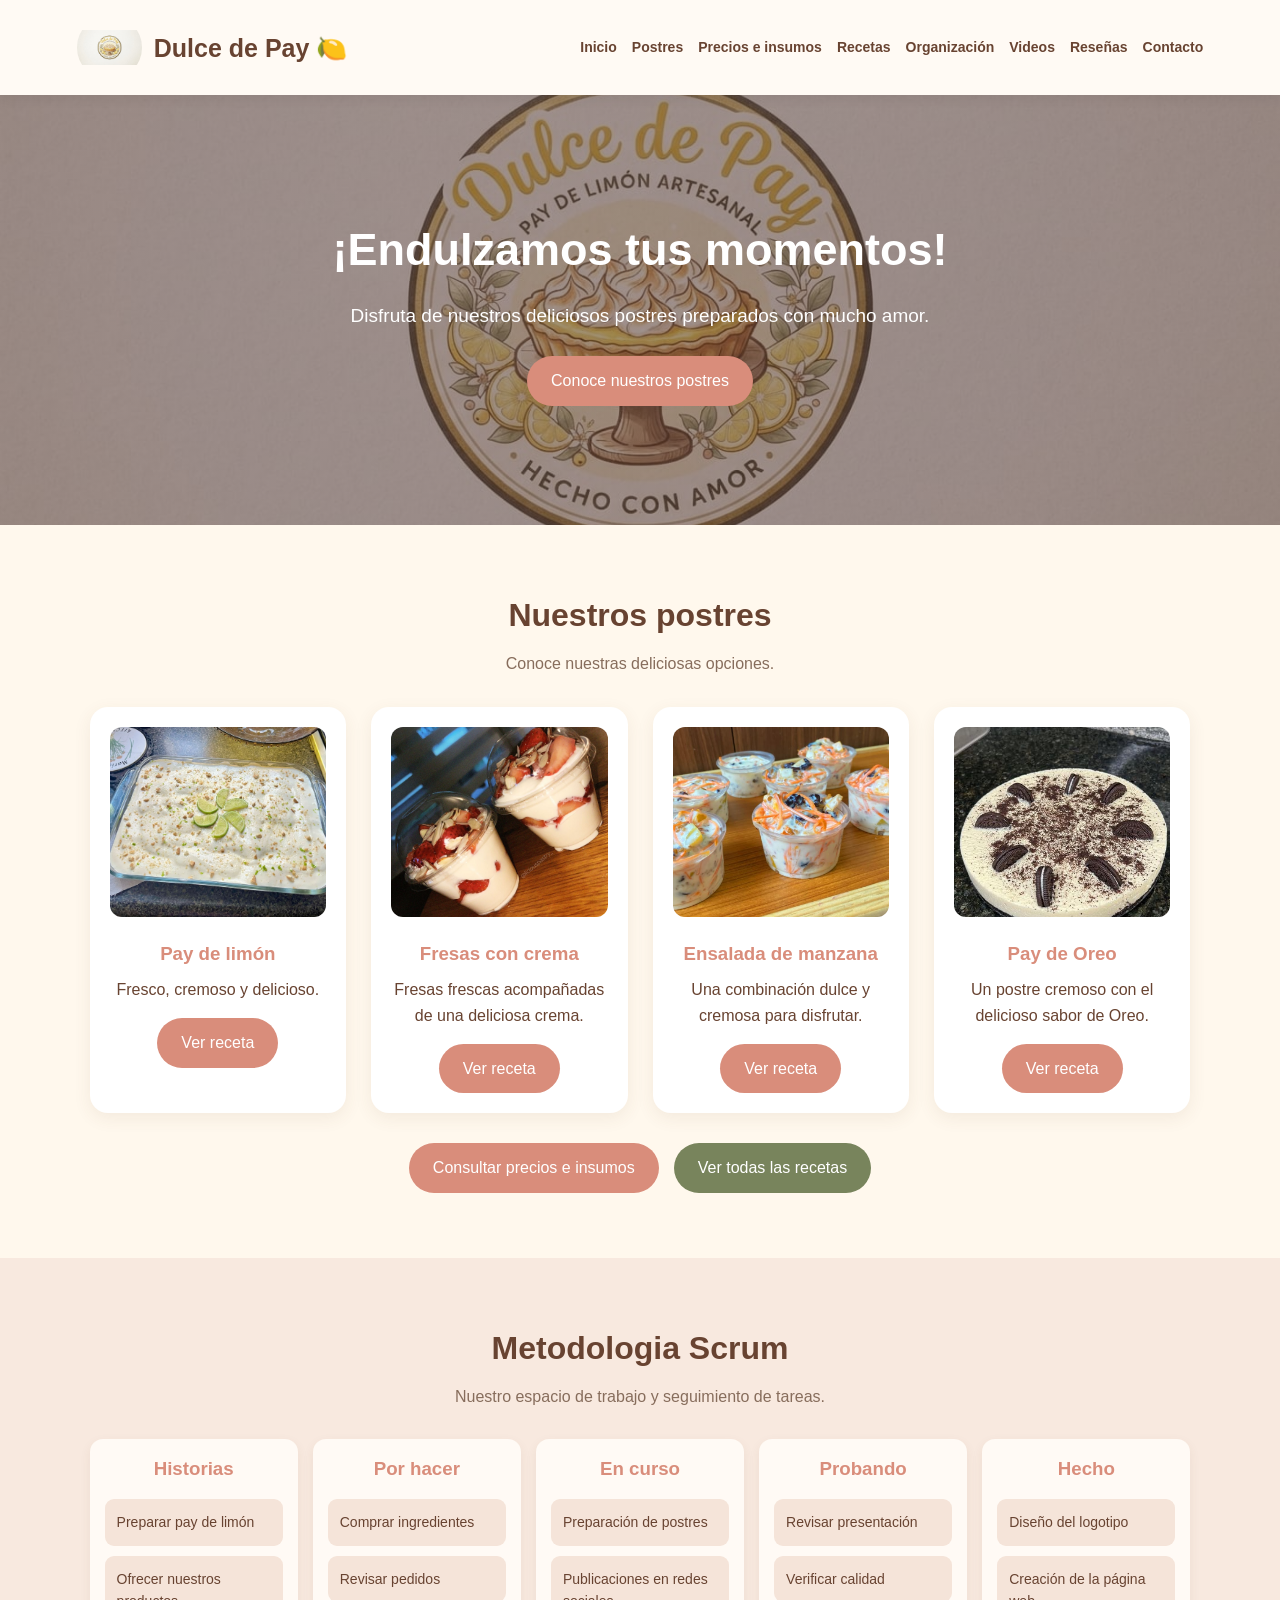
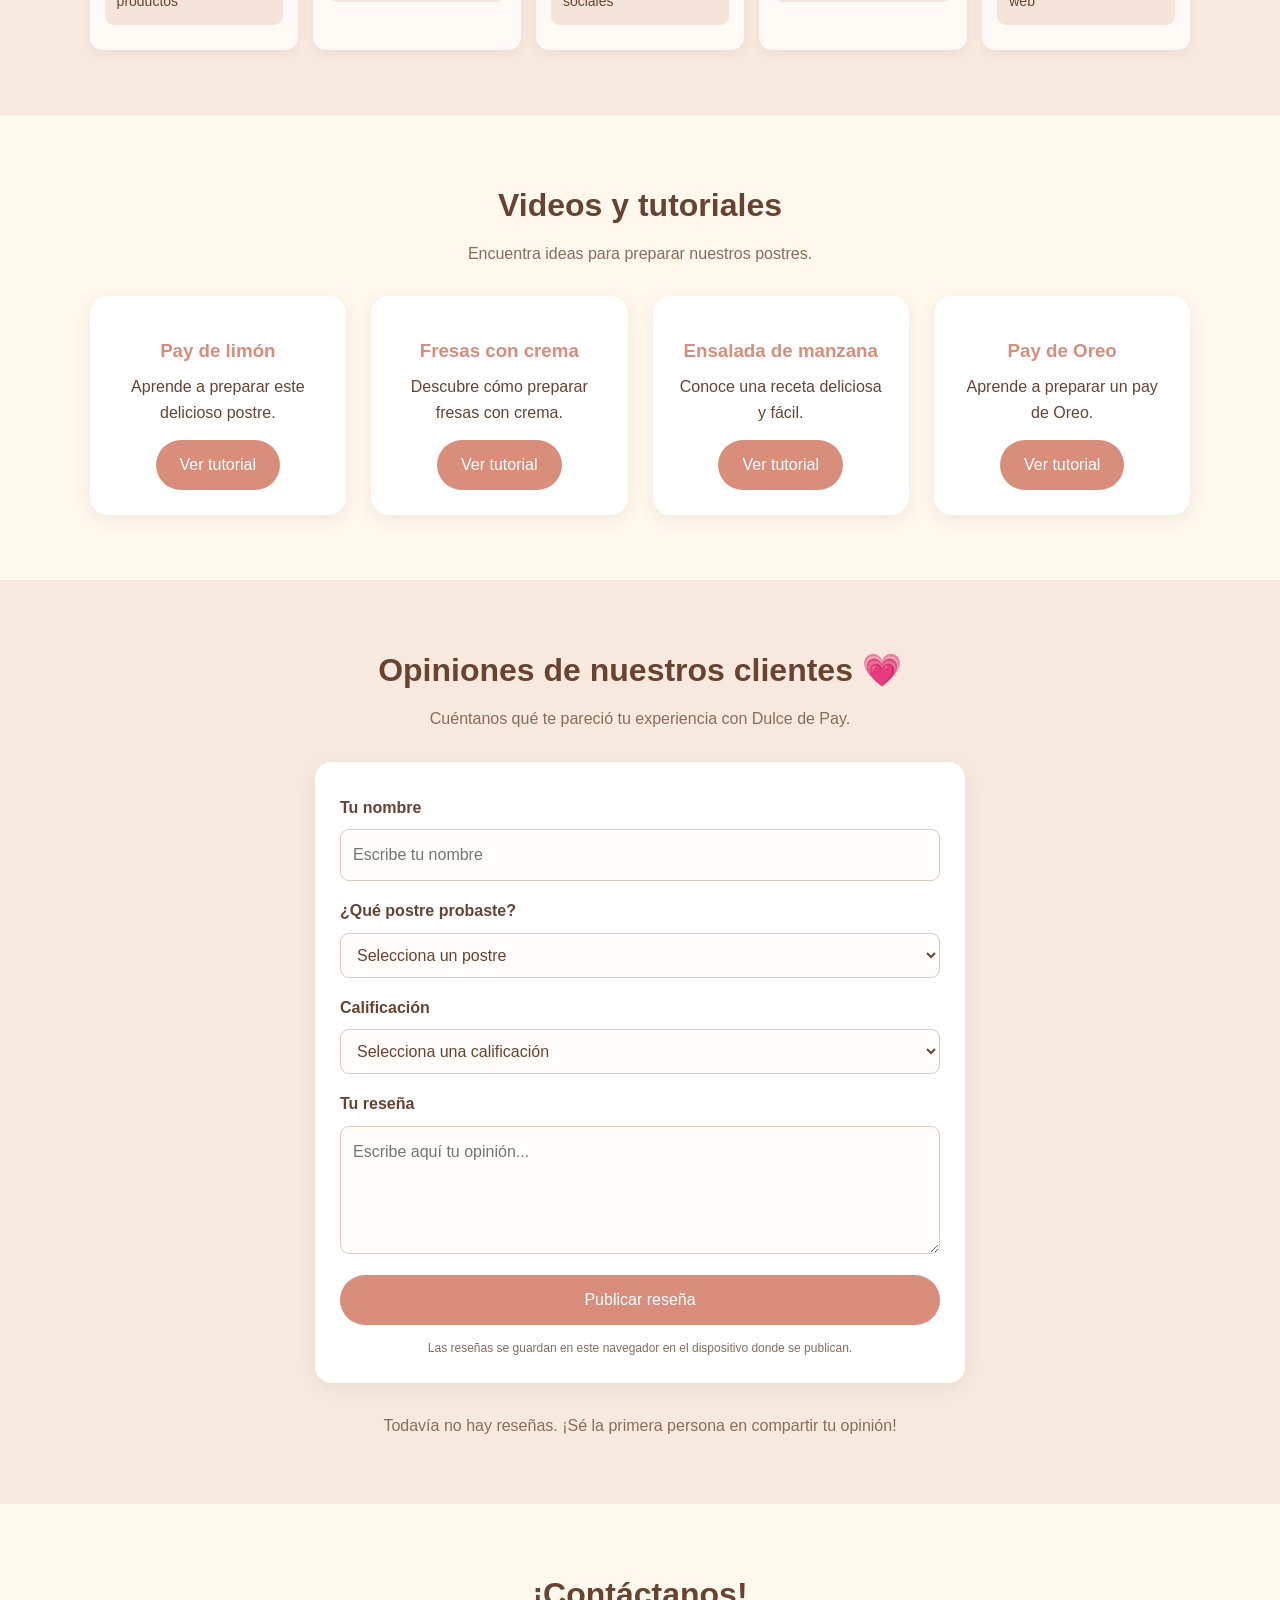
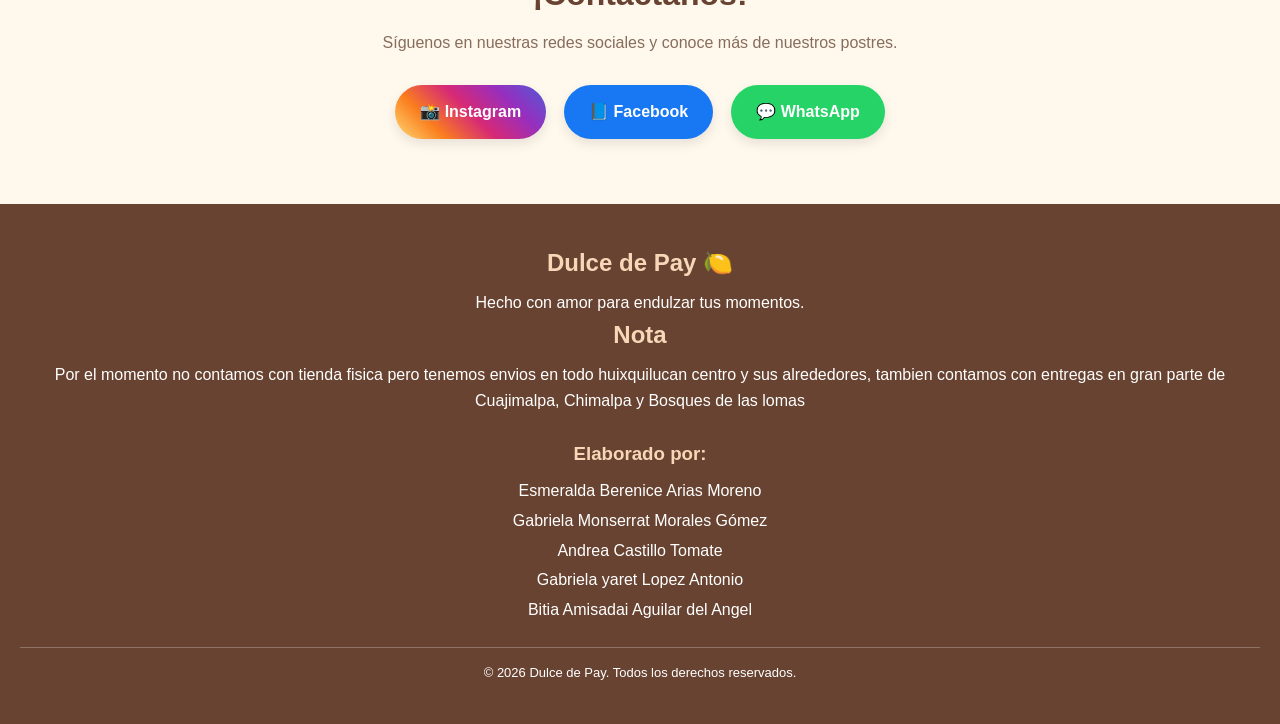
<file: index.html>
<!DOCTYPE html>
<html lang="es">
<head>
    <meta charset="UTF-8">
    <meta name="viewport" content="width=device-width, initial-scale=1.0">
    <title>Dulce de Pay</title>
    <link rel="stylesheet" href="estilos.css">
</head>
<body>

<header>
    <a class="logo" href="index.html">
        <img src="logo-dulce-de-pay.jpg" alt="Logo Dulce de Pay">
        <h1>Dulce de Pay 🍋</h1>
    </a>

    <nav>
        <a href="index.html">Inicio</a>
        <a href="#postres">Postres</a>
        <a href="precios.html">Precios e insumos</a>
        <a href="recetas.html">Recetas</a>
        <a href="#organizacion">Organización</a>
        <a href="#videos">Videos</a>
        <a href="#reseñas">Reseñas</a>
        <a href="#contacto">Contacto</a>
    </nav>
</header>

<section class="hero">
    <div class="hero-contenido">
        <h2>¡Endulzamos tus momentos!</h2>
        <p>Disfruta de nuestros deliciosos postres preparados con mucho amor.</p>
        <a href="#postres" class="boton">Conoce nuestros postres</a>
    </div>
</section>

<section id="postres" class="seccion">
    <h2>Nuestros postres</h2>
    <p class="descripcion">Conoce nuestras deliciosas opciones.</p>

    <div class="tarjetas">

        <article class="tarjeta">
            <img src="pay.jpg" alt="Pay de limón">
            <h3>Pay de limón</h3>
            <p>Fresco, cremoso y delicioso.</p>
            <a class="boton" href="recetas.html#pay-limon">Ver receta</a>
        </article>

        <article class="tarjeta">
            <img src="fresas.jpg" alt="Fresas con crema">
            <h3>Fresas con crema</h3>
            <p>Fresas frescas acompañadas de una deliciosa crema.</p>
            <a class="boton" href="recetas.html#fresas">Ver receta</a>
        </article>

        <article class="tarjeta">
            <img src="manzanas.jpg" alt="Ensalada de manzana">
            <h3>Ensalada de manzana</h3>
            <p>Una combinación dulce y cremosa para disfrutar.</p>
            <a class="boton" href="recetas.html#manzana">Ver receta</a>
        </article>

        <article class="tarjeta">
            <img src="pay de oreo.jpg" alt="Pay de Oreo">
            <h3>Pay de Oreo</h3>
            <p>Un postre cremoso con el delicioso sabor de Oreo.</p>
            <a class="boton" href="recetas.html#oreo">Ver receta</a>
        </article>

    </div>

    <div class="enlaces-destacados">
        <a class="boton" href="precios.html">Consultar precios e insumos</a>
        <a class="boton boton-secundario" href="recetas.html">Ver todas las recetas</a>
    </div>
</section>

<section id="organizacion" class="seccion fondo-claro">
    <h2>Metodologia Scrum</h2>
    <p class="descripcion">Nuestro espacio de trabajo y seguimiento de tareas.</p>

    <div class="tablero">

        <div class="columna">
            <h3>Historias</h3>
            <div class="tarea">Preparar pay de limón</div>
            <div class="tarea">Ofrecer nuestros productos</div>
        </div>

        <div class="columna">
            <h3>Por hacer</h3>
            <div class="tarea">Comprar ingredientes</div>
            <div class="tarea">Revisar pedidos</div>
        </div>

        <div class="columna">
            <h3>En curso</h3>
            <div class="tarea">Preparación de postres</div>
            <div class="tarea">Publicaciones en redes sociales</div>
        </div>

        <div class="columna">
            <h3>Probando</h3>
            <div class="tarea">Revisar presentación</div>
            <div class="tarea">Verificar calidad</div>
        </div>

        <div class="columna">
            <h3>Hecho</h3>
            <div class="tarea">Diseño del logotipo</div>
            <div class="tarea">Creación de la página web</div>
        </div>

    </div>
</section>

<section id="videos" class="seccion">
    <h2>Videos y tutoriales</h2>
    <p class="descripcion">Encuentra ideas para preparar nuestros postres.</p>

    <div class="tarjetas videos">

        <article class="tarjeta">
            <h3>Pay de limón</h3>
            <p>Aprende a preparar este delicioso postre.</p>
            <a href="https://youtu.be/kLvaYRIJftQ?si=vhcdwBe01p3i5LQe" target="_blank" class="boton">Ver tutorial</a>
        </article>

        <article class="tarjeta">
            <h3>Fresas con crema</h3>
            <p>Descubre cómo preparar fresas con crema.</p>
            <a href="https://youtu.be/IdWlcpAGw0U?si=UznLr4ZRjWr2lcP3" target="_blank" class="boton">Ver tutorial</a>
        </article>

        <article class="tarjeta">
            <h3>Ensalada de manzana</h3>
            <p>Conoce una receta deliciosa y fácil.</p>
            <a href="https://youtu.be/ys9CDMNuc6M?si=44eIJT_WPybkbOrv" target="_blank" class="boton">Ver tutorial</a>
        </article>

        <article class="tarjeta">
            <h3>Pay de Oreo</h3>
            <p>Aprende a preparar un pay de Oreo.</p>
            <a href="https://youtu.be/t8zcqP62ckY?si=b07jEXZmZGrKlo9C" target="_blank" class="boton">Ver tutorial</a>
        </article>

    </div>
</section>

<section id="reseñas" class="seccion fondo-claro">
    <h2>Opiniones de nuestros clientes 💗</h2>
    <p class="descripcion">Cuéntanos qué te pareció tu experiencia con Dulce de Pay.</p>

    <form id="form-resena" class="form-resena">

        <label for="nombre-resena">Tu nombre</label>
        <input id="nombre-resena" name="nombre" type="text"
               maxlength="50" placeholder="Escribe tu nombre" required>

        <label for="producto-resena">¿Qué postre probaste?</label>
        <select id="producto-resena" name="producto" required>
            <option value="">Selecciona un postre</option>
            <option>Pay de limón</option>
            <option>Fresas con crema</option>
            <option>Ensalada de manzana</option>
            <option>Pay de Oreo</option>
        </select>

        <label for="calificacion-resena">Calificación</label>
        <select id="calificacion-resena" name="calificacion" required>
            <option value="">Selecciona una calificación</option>
            <option value="5">★★★★★ - Excelente</option>
            <option value="4">★★★★☆ - Muy bueno</option>
            <option value="3">★★★☆☆ - Bueno</option>
            <option value="2">★★☆☆☆ - Regular</option>
            <option value="1">★☆☆☆☆ - Puede mejorar</option>
        </select>

        <label for="comentario-resena">Tu reseña</label>
        <textarea id="comentario-resena" name="comentario"
                  rows="4" maxlength="500"
                  placeholder="Escribe aquí tu opinión..." required></textarea>

        <button class="boton" type="submit">Publicar reseña</button>

        <p class="nota">
            Las reseñas se guardan en este navegador en el dispositivo donde se publican.
        </p>

    </form>

    <div id="lista-resenas" class="lista-resenas" aria-live="polite"></div>
</section>

<section id="contacto" class="seccion">
    <h2>¡Contáctanos!</h2>
    <p class="descripcion">Síguenos en nuestras redes sociales y conoce más de nuestros postres.</p>

    <div class="redes-sociales">
        <a class="social instagram" href="https://www.instagram.com/dulce_de_pay01" target="_blank">📸 Instagram</a>

        <a class="social facebook" href="https://www.facebook.com/share/1DiJSuk1X3/" target="_blank">📘 Facebook</a>

        <a class="social whatsapp" href="https://wa.me/5591881337" target="_blank">💬 WhatsApp</a>
    </div>
</section>

<footer>
    <h2>Dulce de Pay 🍋</h2>
    <p>Hecho con amor para endulzar tus momentos.</p>
<h2>Nota</h2>
<p>Por el momento no contamos con tienda fisica pero tenemos envios en todo huixquilucan centro y sus alrededores, tambien contamos con entregas en gran parte de Cuajimalpa, Chimalpa y Bosques de las lomas</p>

    <div class="integrantes">
        <h3>Elaborado por:</h3>
        <p>Esmeralda Berenice Arias Moreno</p>
        <p>Gabriela Monserrat Morales Gómez</p>
        <p>Andrea Castillo Tomate</p>
        <p>Gabriela yaret Lopez Antonio</p>
        <p>Bitia Amisadai Aguilar del Angel</p>
    </div>

    <p class="copyright">© 2026 Dulce de Pay. Todos los derechos reservados.</p>
</footer>

<script src="script.js"></script>
</body>
</html>
</file>
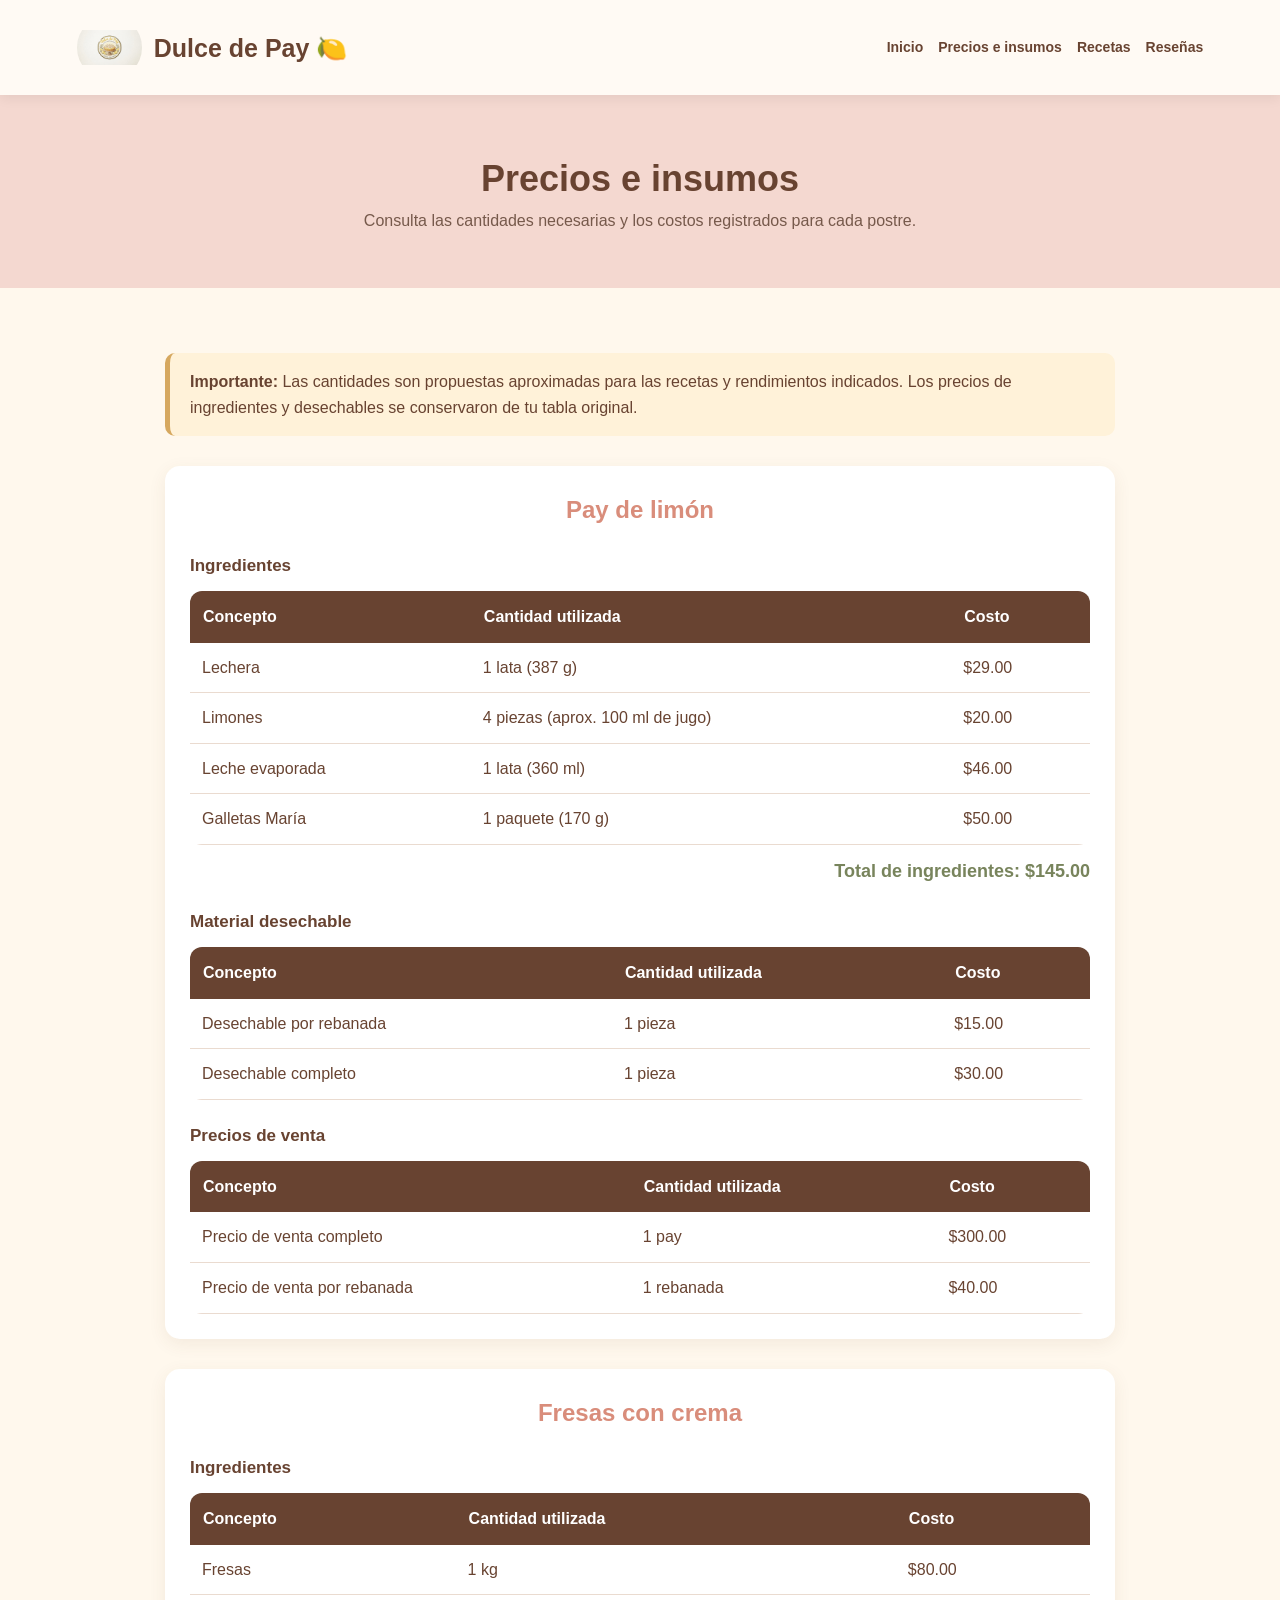
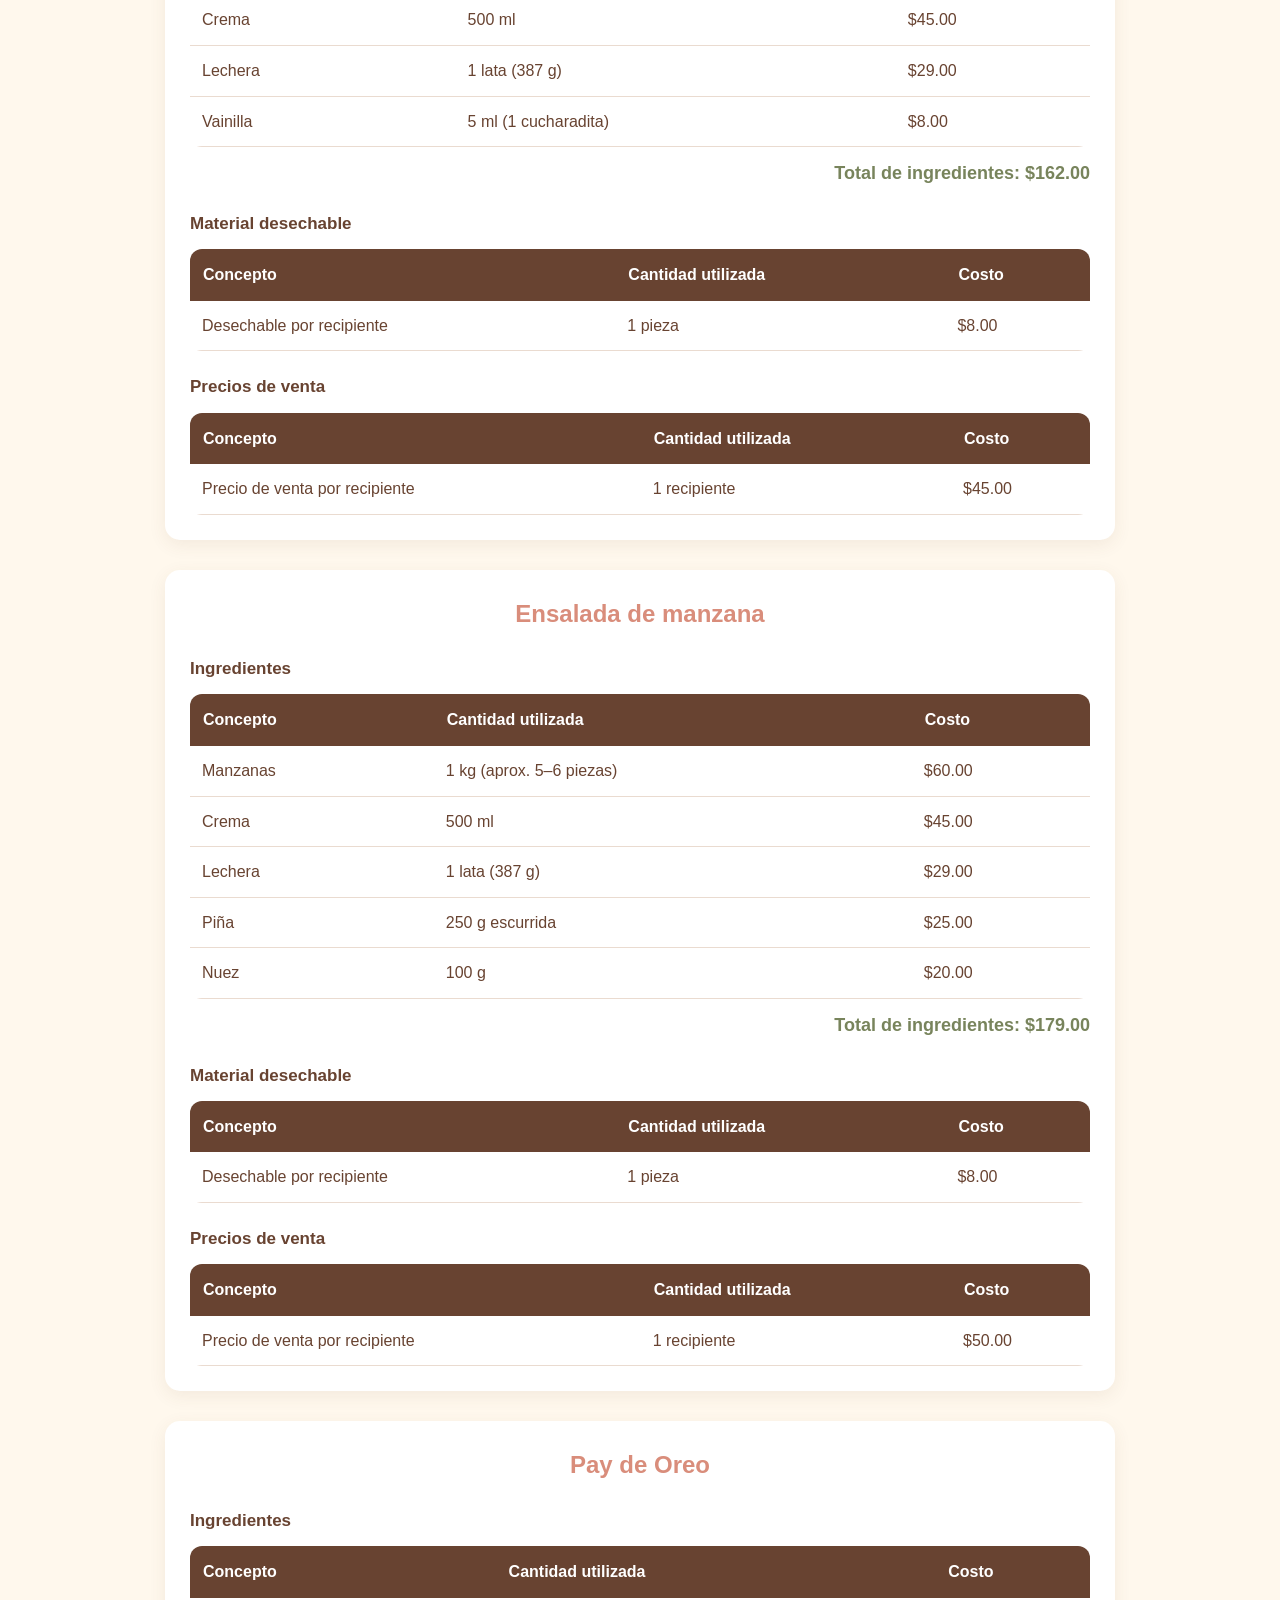
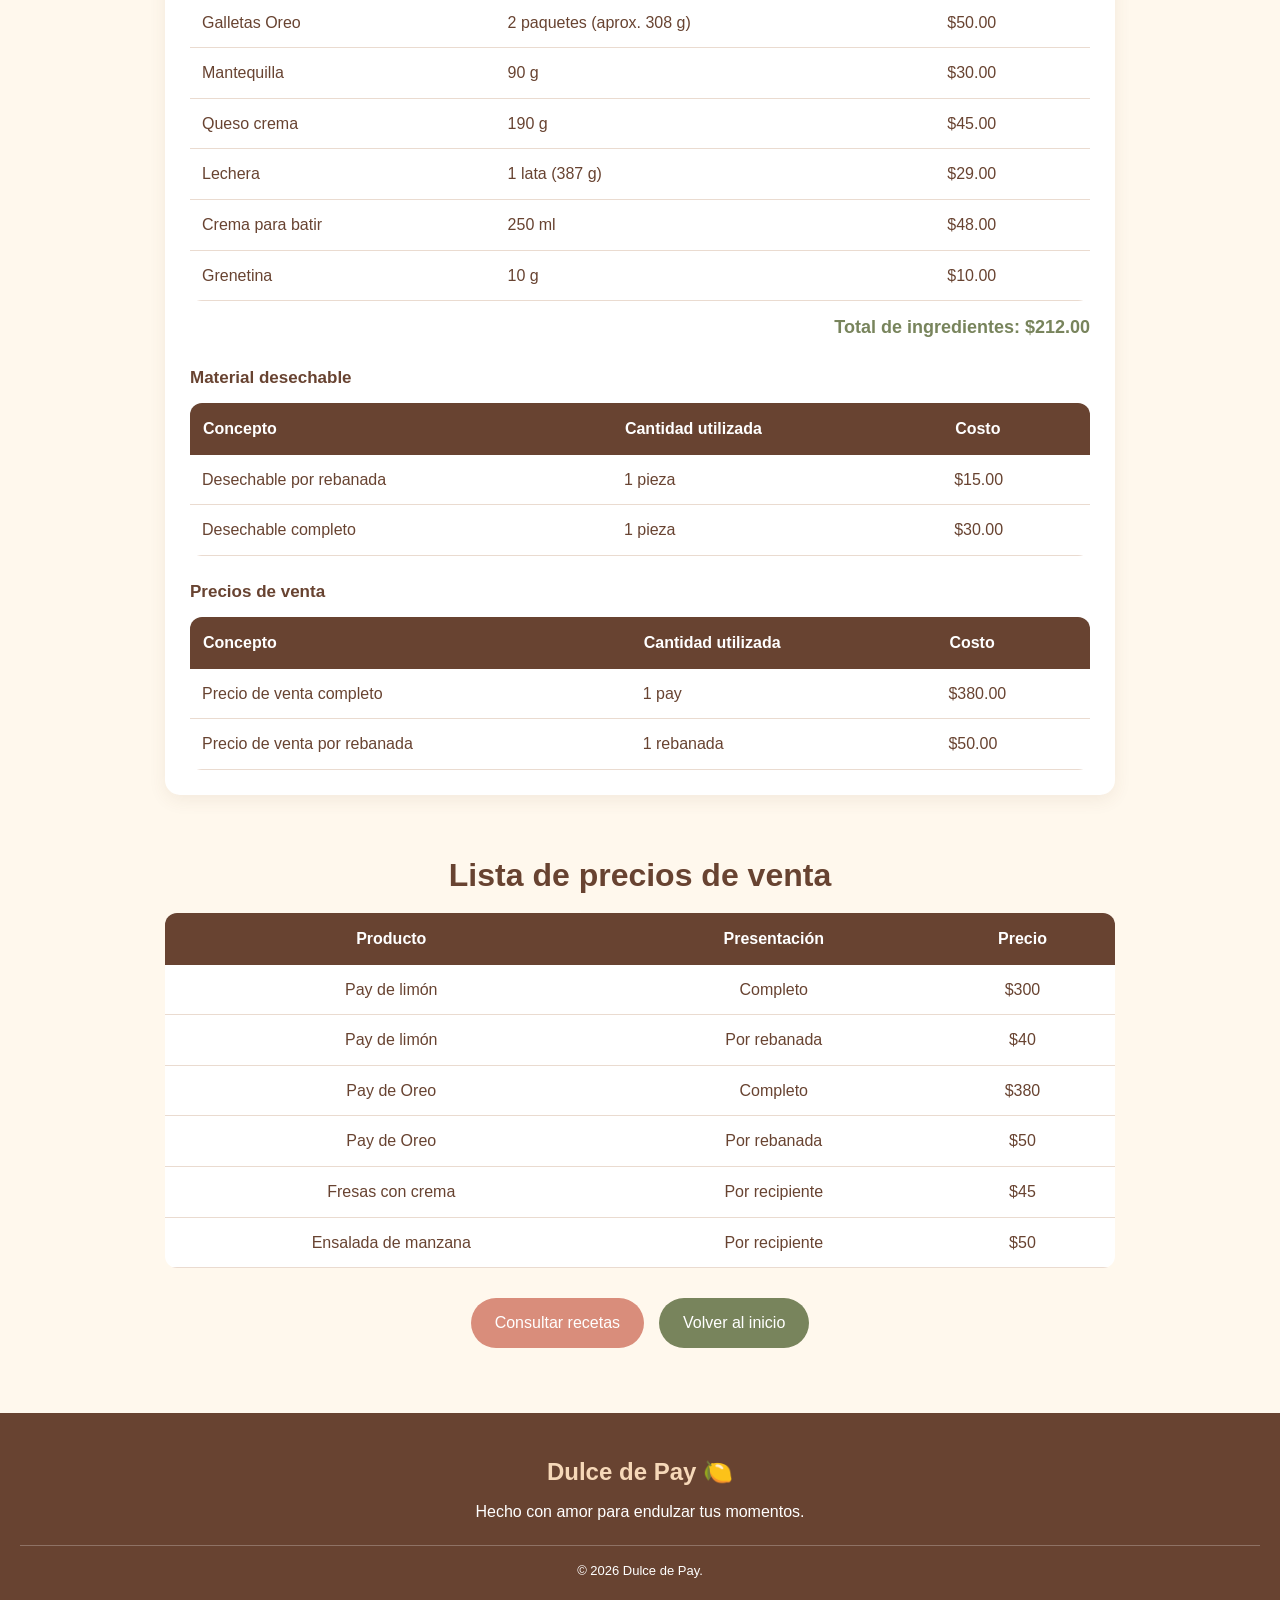
<file: precios.html>
<!DOCTYPE html>
<html lang="es">
<head>
    <meta charset="UTF-8">
    <meta name="viewport" content="width=device-width, initial-scale=1.0">
    <title>Precios e insumos | Dulce de Pay</title>
    <link rel="stylesheet" href="estilos.css">
</head>
<body>

<header>
    <a class="logo" href="index.html">
        <img src="logo-dulce-de-pay.jpg" alt="Logo Dulce de Pay">
        <h1>Dulce de Pay 🍋</h1>
    </a>

    <nav>
        <a href="index.html">Inicio</a>
        <a href="precios.html">Precios e insumos</a>
        <a href="recetas.html">Recetas</a>
        <a href="index.html#reseñas">Reseñas</a>
    </nav>
</header>

<section class="pagina-titulo">
    <h2>Precios e insumos</h2>
    <p>Consulta las cantidades necesarias y los costos registrados para cada postre.</p>
</section>

<main class="seccion">

    <div class="aviso-cantidades">
        <strong>Importante:</strong>
        Las cantidades son propuestas aproximadas para las recetas y rendimientos indicados.
        Los precios de ingredientes y desechables se conservaron de tu tabla original.
    </div>

    <div id="tablas-costos"></div>

    <section class="panel-precios">
        <h2>Lista de precios de venta</h2>

        <div class="tabla-contenedor">
            <table>
                <thead>
                    <tr>
                        <th>Producto</th>
                        <th>Presentación</th>
                        <th>Precio</th>
                    </tr>
                </thead>

                <tbody>
                    <tr>
                        <td>Pay de limón</td>
                        <td>Completo</td>
                        <td>$300</td>
                    </tr>

                    <tr>
                        <td>Pay de limón</td>
                        <td>Por rebanada</td>
                        <td>$40</td>
                    </tr>

                    <tr>
                        <td>Pay de Oreo</td>
                        <td>Completo</td>
                        <td>$380</td>
                    </tr>

                    <tr>
                        <td>Pay de Oreo</td>
                        <td>Por rebanada</td>
                        <td>$50</td>
                    </tr>

                    <tr>
                        <td>Fresas con crema</td>
                        <td>Por recipiente</td>
                        <td>$45</td>
                    </tr>

                    <tr>
                        <td>Ensalada de manzana</td>
                        <td>Por recipiente</td>
                        <td>$50</td>
                    </tr>
                </tbody>
            </table>
        </div>
    </section>

    <div class="enlaces-destacados">
        <a class="boton" href="recetas.html">Consultar recetas</a>
        <a class="boton boton-secundario" href="index.html">Volver al inicio</a>
    </div>

</main>

<footer>
    <h2>Dulce de Pay 🍋</h2>
    <p>Hecho con amor para endulzar tus momentos.</p>
    <p class="copyright">© 2026 Dulce de Pay.</p>
</footer>

<script src="script.js"></script>
</body>
</html>
</file>
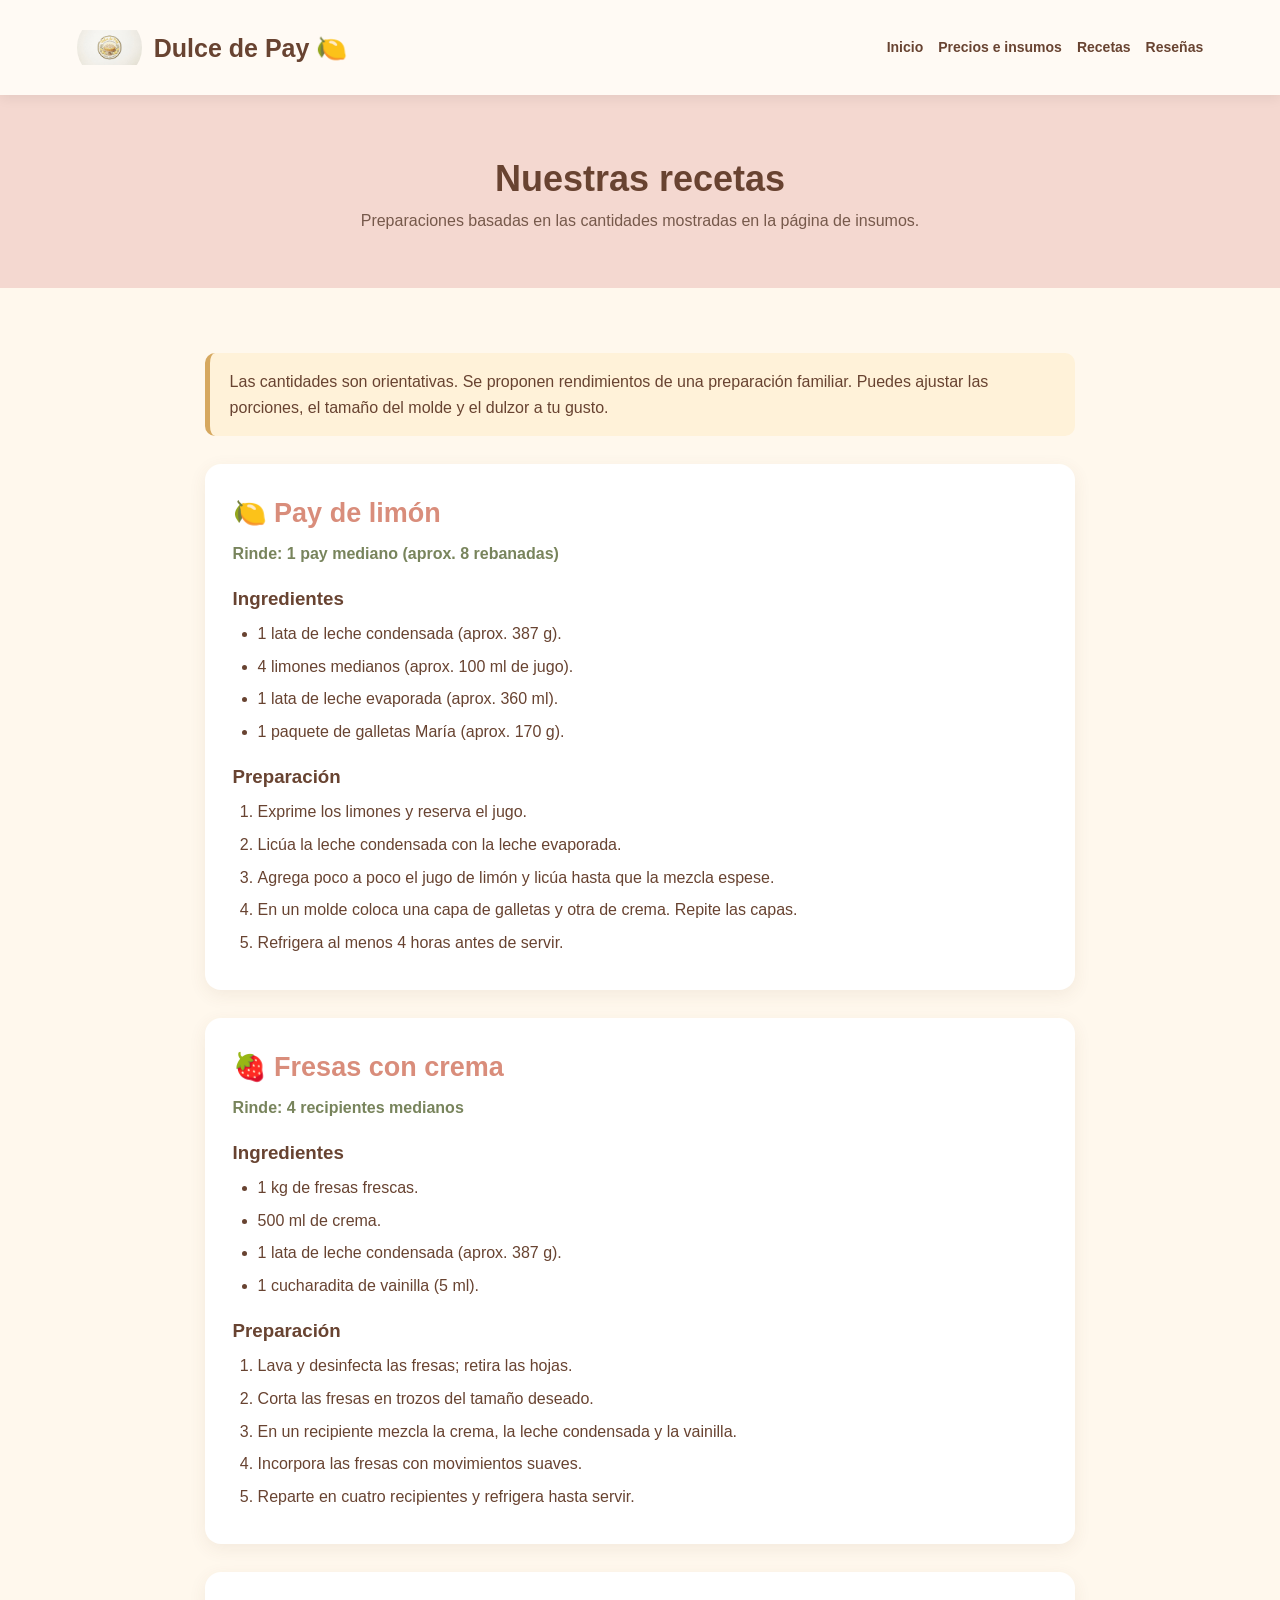
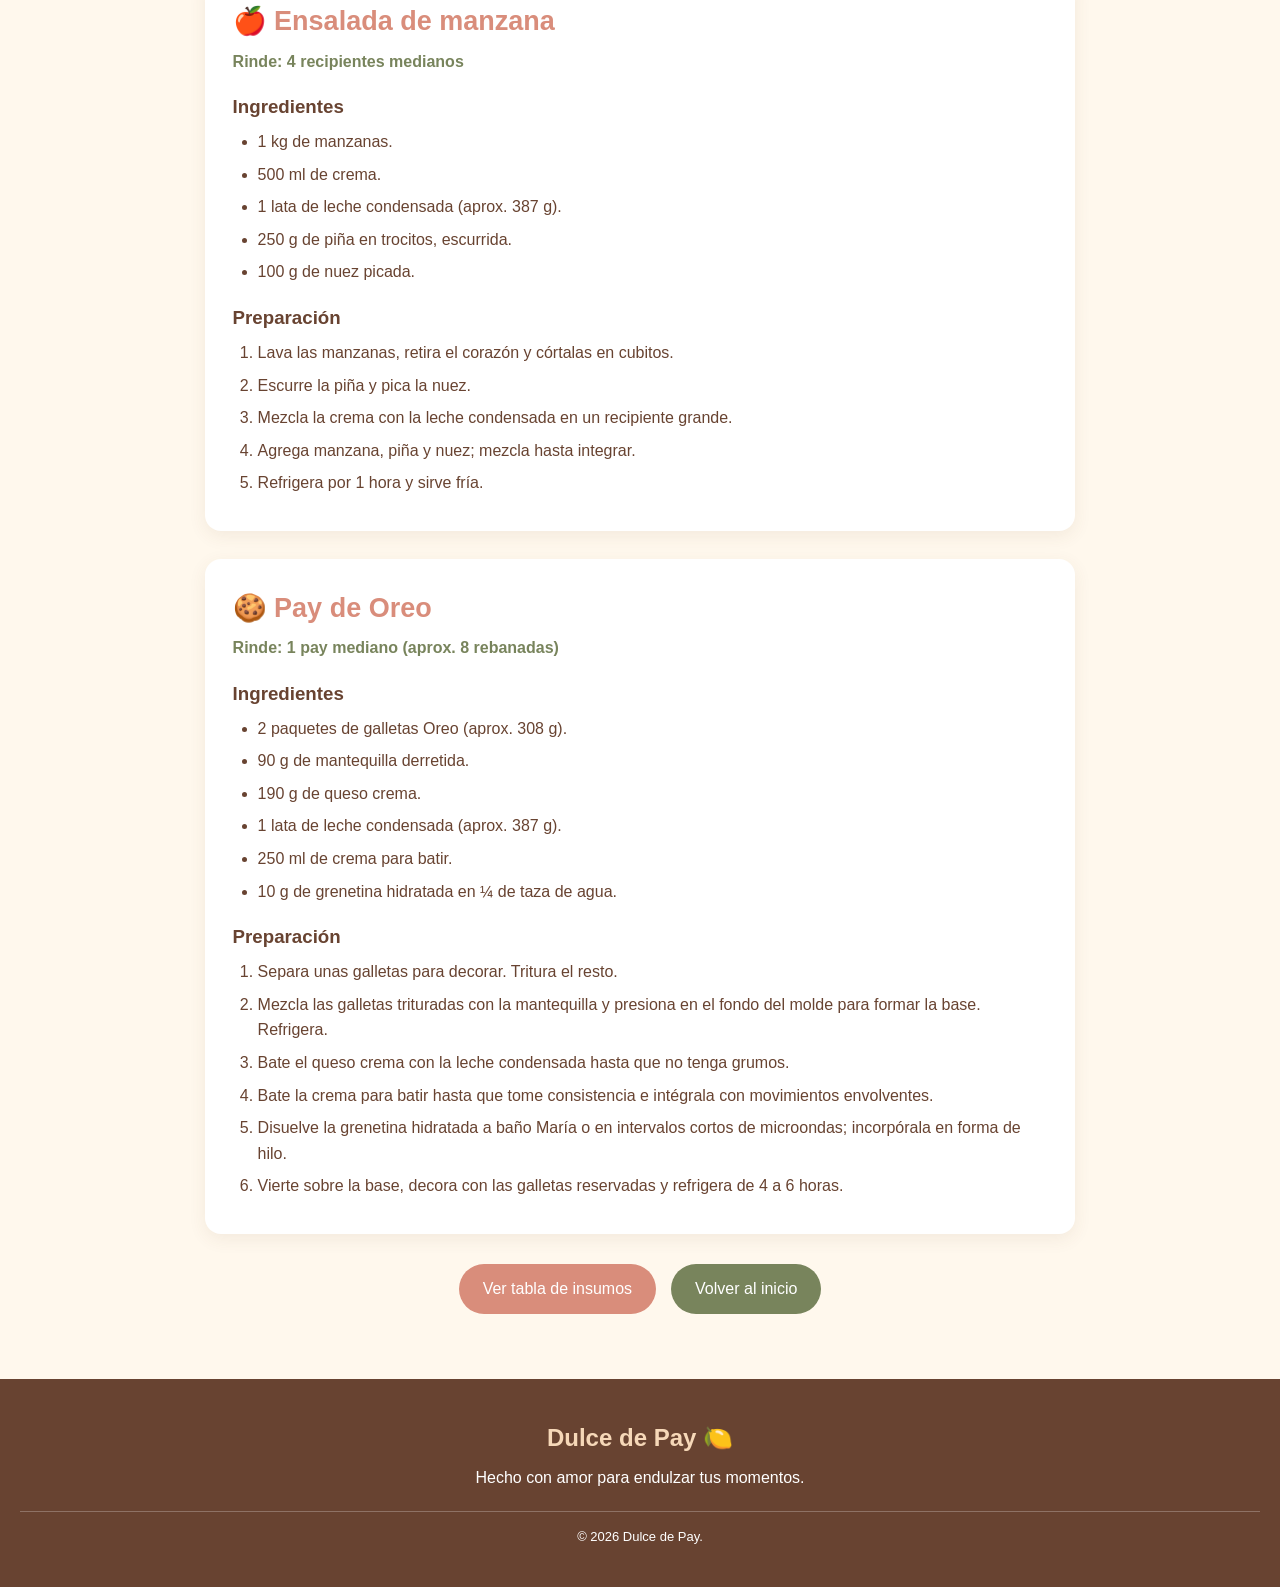
<file: recetas.html>
<!DOCTYPE html>
<html lang="es">
<head>
    <meta charset="UTF-8">
    <meta name="viewport" content="width=device-width, initial-scale=1.0">
    <title>Recetas | Dulce de Pay</title>
    <link rel="stylesheet" href="estilos.css">
</head>
<body>

<header>
    <a class="logo" href="index.html">
        <img src="logo-dulce-de-pay.jpg" alt="Logo Dulce de Pay">
        <h1>Dulce de Pay 🍋</h1>
    </a>

    <nav>
        <a href="index.html">Inicio</a>
        <a href="precios.html">Precios e insumos</a>
        <a href="recetas.html">Recetas</a>
        <a href="index.html#reseñas">Reseñas</a>
    </nav>
</header>

<section class="pagina-titulo">
    <h2>Nuestras recetas</h2>
    <p>Preparaciones basadas en las cantidades mostradas en la página de insumos.</p>
</section>

<main class="seccion recetas">

    <div class="aviso-cantidades">
        Las cantidades son orientativas. Se proponen rendimientos de una preparación familiar.
        Puedes ajustar las porciones, el tamaño del molde y el dulzor a tu gusto.
    </div>

    <!-- PAY DE LIMÓN -->
    <article class="receta" id="pay-limon">

        <h2>🍋 Pay de limón</h2>
        <p class="rendimiento">Rinde: 1 pay mediano (aprox. 8 rebanadas)</p>

        <h3>Ingredientes</h3>
        <ul>
            <li>1 lata de leche condensada (aprox. 387 g).</li>
            <li>4 limones medianos (aprox. 100 ml de jugo).</li>
            <li>1 lata de leche evaporada (aprox. 360 ml).</li>
            <li>1 paquete de galletas María (aprox. 170 g).</li>
        </ul>

        <h3>Preparación</h3>
        <ol>
            <li>Exprime los limones y reserva el jugo.</li>
            <li>Licúa la leche condensada con la leche evaporada.</li>
            <li>Agrega poco a poco el jugo de limón y licúa hasta que la mezcla espese.</li>
            <li>En un molde coloca una capa de galletas y otra de crema. Repite las capas.</li>
            <li>Refrigera al menos 4 horas antes de servir.</li>
        </ol>

    </article>

    <!-- FRESAS CON CREMA -->
    <article class="receta" id="fresas">

        <h2>🍓 Fresas con crema</h2>
        <p class="rendimiento">Rinde: 4 recipientes medianos</p>

        <h3>Ingredientes</h3>
        <ul>
            <li>1 kg de fresas frescas.</li>
            <li>500 ml de crema.</li>
            <li>1 lata de leche condensada (aprox. 387 g).</li>
            <li>1 cucharadita de vainilla (5 ml).</li>
        </ul>

        <h3>Preparación</h3>
        <ol>
            <li>Lava y desinfecta las fresas; retira las hojas.</li>
            <li>Corta las fresas en trozos del tamaño deseado.</li>
            <li>En un recipiente mezcla la crema, la leche condensada y la vainilla.</li>
            <li>Incorpora las fresas con movimientos suaves.</li>
            <li>Reparte en cuatro recipientes y refrigera hasta servir.</li>
        </ol>

    </article>

    <!-- ENSALADA DE MANZANA -->
    <article class="receta" id="manzana">

        <h2>🍎 Ensalada de manzana</h2>
        <p class="rendimiento">Rinde: 4 recipientes medianos</p>

        <h3>Ingredientes</h3>
        <ul>
            <li>1 kg de manzanas.</li>
            <li>500 ml de crema.</li>
            <li>1 lata de leche condensada (aprox. 387 g).</li>
            <li>250 g de piña en trocitos, escurrida.</li>
            <li>100 g de nuez picada.</li>
        </ul>

        <h3>Preparación</h3>
        <ol>
            <li>Lava las manzanas, retira el corazón y córtalas en cubitos.</li>
            <li>Escurre la piña y pica la nuez.</li>
            <li>Mezcla la crema con la leche condensada en un recipiente grande.</li>
            <li>Agrega manzana, piña y nuez; mezcla hasta integrar.</li>
            <li>Refrigera por 1 hora y sirve fría.</li>
        </ol>

    </article>

    <!-- PAY DE OREO -->
    <article class="receta" id="oreo">

        <h2>🍪 Pay de Oreo</h2>
        <p class="rendimiento">Rinde: 1 pay mediano (aprox. 8 rebanadas)</p>

        <h3>Ingredientes</h3>
        <ul>
            <li>2 paquetes de galletas Oreo (aprox. 308 g).</li>
            <li>90 g de mantequilla derretida.</li>
            <li>190 g de queso crema.</li>
            <li>1 lata de leche condensada (aprox. 387 g).</li>
            <li>250 ml de crema para batir.</li>
            <li>10 g de grenetina hidratada en ¼ de taza de agua.</li>
        </ul>

        <h3>Preparación</h3>
        <ol>
            <li>Separa unas galletas para decorar. Tritura el resto.</li>
            <li>Mezcla las galletas trituradas con la mantequilla y presiona en el fondo del molde para formar la base. Refrigera.</li>
            <li>Bate el queso crema con la leche condensada hasta que no tenga grumos.</li>
            <li>Bate la crema para batir hasta que tome consistencia e intégrala con movimientos envolventes.</li>
            <li>Disuelve la grenetina hidratada a baño María o en intervalos cortos de microondas; incorpórala en forma de hilo.</li>
            <li>Vierte sobre la base, decora con las galletas reservadas y refrigera de 4 a 6 horas.</li>
        </ol>

    </article>

    <div class="enlaces-destacados">
        <a class="boton" href="precios.html">Ver tabla de insumos</a>
        <a class="boton boton-secundario" href="index.html">Volver al inicio</a>
    </div>

</main>

<footer>
    <h2>Dulce de Pay 🍋</h2>
    <p>Hecho con amor para endulzar tus momentos.</p>
    <p class="copyright">© 2026 Dulce de Pay.</p>
</footer>

</body>
</html>
</file>
<file: estilos.css>
* {
    margin: 0;
    padding: 0;
    box-sizing: border-box;
    scroll-behavior: smooth;
}

:root {
    --crema: #fff8ed;
    --rosa: #f4d8d0;
    --rosa-fuerte: #d98d7b;
    --cafe: #684331;
    --dorado: #d6a85f;
    --verde: #78845c;
}

body {
    font-family: 'Segoe UI', Arial, sans-serif;
    background: var(--crema);
    color: var(--cafe);
    line-height: 1.6;
}

/* ENCABEZADO */

header {
    background: #fffaf4;
    padding: 15px 6%;
    display: flex;
    justify-content: space-between;
    align-items: center;
    flex-wrap: wrap;
    gap: 15px;
    box-shadow: 0 3px 12px #00000012;
    position: sticky;
    top: 0;
    z-index: 100;
}

.logo {
    display: flex;
    align-items: center;
    gap: 12px;
    text-decoration: none;
    color: var(--cafe);
}

.logo img {
    width: 65px;
    height: 65px;
    object-fit: contain;
    border-radius: 50%;
}

.logo h1 {
    font-size: 25px;
}

nav {
    display: flex;
    gap: 15px;
    flex-wrap: wrap;
}

nav a {
    color: var(--cafe);
    text-decoration: none;
    font-weight: bold;
    font-size: 14px;
    transition: .3s;
}

nav a:hover {
    color: var(--rosa-fuerte);
}

/* PORTADA */

.hero {
    min-height: 430px;
    display: flex;
    align-items: center;
    justify-content: center;
    text-align: center;
    padding: 60px 20px;
    background:
        linear-gradient(#4b302d88, #4b302d88),
        url("logo-dulce-de-pay.jpg") center/cover;
    color: white;
}

.hero-contenido {
    max-width: 700px;
}

.hero h2 {
    font-size: 45px;
    margin-bottom: 15px;
}

.hero p {
    font-size: 19px;
    margin-bottom: 25px;
}

/* BOTONES */

.boton {
    display: inline-block;
    background: var(--rosa-fuerte);
    color: white;
    padding: 12px 24px;
    border-radius: 30px;
    text-decoration: none;
    font-weight: bold;
    transition: .3s;
    border: 0;
    cursor: pointer;
    font: inherit;
}

.boton:hover {
    background: var(--cafe);
    transform: translateY(-2px);
}

.boton-secundario {
    background: var(--verde);
}

/* SECCIONES */

.seccion {
    padding: 65px 7%;
    text-align: center;
}

.seccion h2,
.panel-precios h2 {
    font-size: 32px;
    margin-bottom: 10px;
    color: var(--cafe);
}

.descripcion {
    margin-bottom: 30px;
    color: #876d5c;
}

.fondo-claro {
    background: #f8e9df;
}

/* TARJETAS DE POSTRES */

.tarjetas {
    display: grid;
    grid-template-columns: repeat(auto-fit, minmax(220px, 1fr));
    gap: 25px;
    margin-top: 30px;
}

.tarjeta {
    background: white;
    border-radius: 18px;
    overflow: hidden;
    padding: 20px;
    box-shadow: 0 5px 18px #68433115;
    transition: .3s;
}

.tarjeta:hover {
    transform: translateY(-5px);
    box-shadow: 0 10px 25px #68433125;
}

.tarjeta img {
    width: 100%;
    height: 190px;
    object-fit: cover;
    border-radius: 12px;
}

.tarjeta h3 {
    margin: 15px 0 8px;
    color: var(--rosa-fuerte);
}

.tarjeta p {
    margin-bottom: 15px;
}

/* TABLAS */

.tabla-contenedor {
    overflow-x: auto;
    margin-top: 12px;
}

table {
    width: 100%;
    border-collapse: collapse;
    background: white;
    border-radius: 12px;
    overflow: hidden;
    min-width: 430px;
}

th {
    background: var(--cafe);
    color: white;
    padding: 13px;
}

td {
    padding: 12px;
    border-bottom: 1px solid #eadbd0;
}

tr:hover td {
    background: #fff3eb;
}

.tabla-costos {
    margin: 30px auto;
    max-width: 950px;
    background: white;
    padding: 25px;
    border-radius: 15px;
    box-shadow: 0 5px 18px #68433115;
    text-align: left;
}

.tabla-costos h3 {
    text-align: center;
    color: var(--rosa-fuerte);
    font-size: 24px;
}

.tabla-costos h4 {
    color: var(--cafe);
    margin-top: 22px;
    margin-bottom: 8px;
    font-size: 17px;
}

.total {
    margin-top: 12px;
    font-size: 18px;
    font-weight: bold;
    color: var(--verde);
    text-align: right;
}

.panel-precios {
    max-width: 950px;
    margin: 55px auto 20px;
}

.panel-precios h2 {
    text-align: center;
}

/* ORGANIZACIÓN */

.tablero {
    display: grid;
    grid-template-columns: repeat(auto-fit, minmax(160px, 1fr));
    gap: 15px;
    margin-top: 30px;
    text-align: left;
}

.columna {
    background: #fffaf5;
    padding: 15px;
    border-radius: 13px;
    min-height: 190px;
    box-shadow: 0 4px 12px #68433112;
}

.columna h3 {
    text-align: center;
    color: var(--rosa-fuerte);
    margin-bottom: 15px;
}

.tarea {
    background: #f5e4d9;
    padding: 12px;
    border-radius: 9px;
    margin-bottom: 10px;
    font-size: 14px;
}

/* VIDEOS */

.videos .tarjeta {
    padding: 25px;
}

/* REDES SOCIALES */

.redes-sociales {
    display: flex;
    justify-content: center;
    flex-wrap: wrap;
    gap: 18px;
    margin-top: 30px;
}

.social {
    display: flex;
    align-items: center;
    gap: 10px;
    padding: 14px 25px;
    border-radius: 35px;
    color: white;
    text-decoration: none;
    font-weight: bold;
    transition: .3s;
    box-shadow: 0 5px 12px #00000018;
}

.social:hover {
    transform: translateY(-4px);
}

.instagram {
    background: linear-gradient(45deg, #feda75, #fa7e1e, #d62976, #962fbf, #4f5bd5);
}

.facebook {
    background: #1877f2;
}

.whatsapp {
    background: #25d366;
}

/* PIE DE PÁGINA */

footer {
    background: var(--cafe);
    color: white;
    text-align: center;
    padding: 40px 20px;
}

footer h2,
.integrantes h3 {
    color: #f6d8b8;
}

footer h2 {
    margin-bottom: 8px;
}

.integrantes {
    margin: 25px 0;
}

.integrantes h3 {
    margin-bottom: 10px;
}

.integrantes p {
    margin: 4px 0;
}

.copyright {
    border-top: 1px solid #ffffff40;
    padding-top: 15px;
    font-size: 13px;
    margin-top: 20px;
}

/* PÁGINAS EXTERNAS */

.pagina-titulo {
    background: #f4d8d0;
    text-align: center;
    padding: 55px 20px;
}

.pagina-titulo h2 {
    font-size: 36px;
}

.pagina-titulo p {
    color: #76594b;
}

.aviso-cantidades {
    max-width: 950px;
    margin: 0 auto 25px;
    background: #fff2d9;
    border-left: 5px solid var(--dorado);
    padding: 16px 20px;
    border-radius: 10px;
    text-align: left;
}

.enlaces-destacados {
    display: flex;
    justify-content: center;
    gap: 15px;
    flex-wrap: wrap;
    margin-top: 30px;
}

/* RECETAS */

.recetas {
    max-width: 1050px;
    margin: auto;
}

.receta {
    background: white;
    text-align: left;
    padding: 28px;
    margin: 28px auto;
    border-radius: 16px;
    box-shadow: 0 5px 18px #68433115;
    scroll-margin-top: 120px;
}

.receta h2 {
    color: var(--rosa-fuerte);
    font-size: 27px;
    margin-bottom: 5px;
}

.receta h3 {
    margin: 18px 0 7px;
    color: var(--cafe);
}

.receta ul,
.receta ol {
    padding-left: 25px;
}

.receta li {
    margin: 7px 0;
}

.rendimiento {
    color: var(--verde);
    font-weight: bold;
}

/* FORMULARIO DE RESEÑAS */

.form-resena {
    max-width: 650px;
    margin: 0 auto;
    background: white;
    padding: 25px;
    border-radius: 16px;
    box-shadow: 0 5px 18px #68433115;
    text-align: left;
    display: flex;
    flex-direction: column;
    gap: 9px;
}

.form-resena label {
    font-weight: bold;
    margin-top: 8px;
}

.form-resena input,
.form-resena select,
.form-resena textarea {
    width: 100%;
    padding: 12px;
    border: 1px solid #dfc9bb;
    border-radius: 9px;
    font: inherit;
    background: #fffdfa;
    color: var(--cafe);
}

.form-resena button {
    margin-top: 12px;
}

.nota {
    font-size: 12px;
    color: #876d5c;
    text-align: center;
    margin-top: 5px;
}

.lista-resenas {
    max-width: 800px;
    margin: 30px auto 0;
    display: grid;
    grid-template-columns: repeat(auto-fit, minmax(230px, 1fr));
    gap: 15px;
    text-align: left;
}

.resena {
    background: white;
    border-radius: 13px;
    padding: 18px;
    box-shadow: 0 4px 14px #68433112;
    overflow-wrap: anywhere;
}

.resena h3 {
    font-size: 17px;
    color: var(--cafe);
}

.resena .estrellas {
    color: #d6a033;
    font-size: 20px;
}

.resena small {
    color: #987d6d;
}

.sin-resenas {
    text-align: center;
    grid-column: 1 / -1;
    color: #876d5c;
}

/* DISEÑO PARA CELULARES */

@media (max-width: 768px) {

    header {
        justify-content: center;
    }

    nav {
        justify-content: center;
    }

    .hero h2 {
        font-size: 32px;
    }

    .seccion {
        padding: 45px 5%;
    }

    .logo h1 {
        font-size: 21px;
    }

    .tabla-costos {
        padding: 15px;
    }

    .pagina-titulo h2 {
        font-size: 29px;
    }
}
</file>
